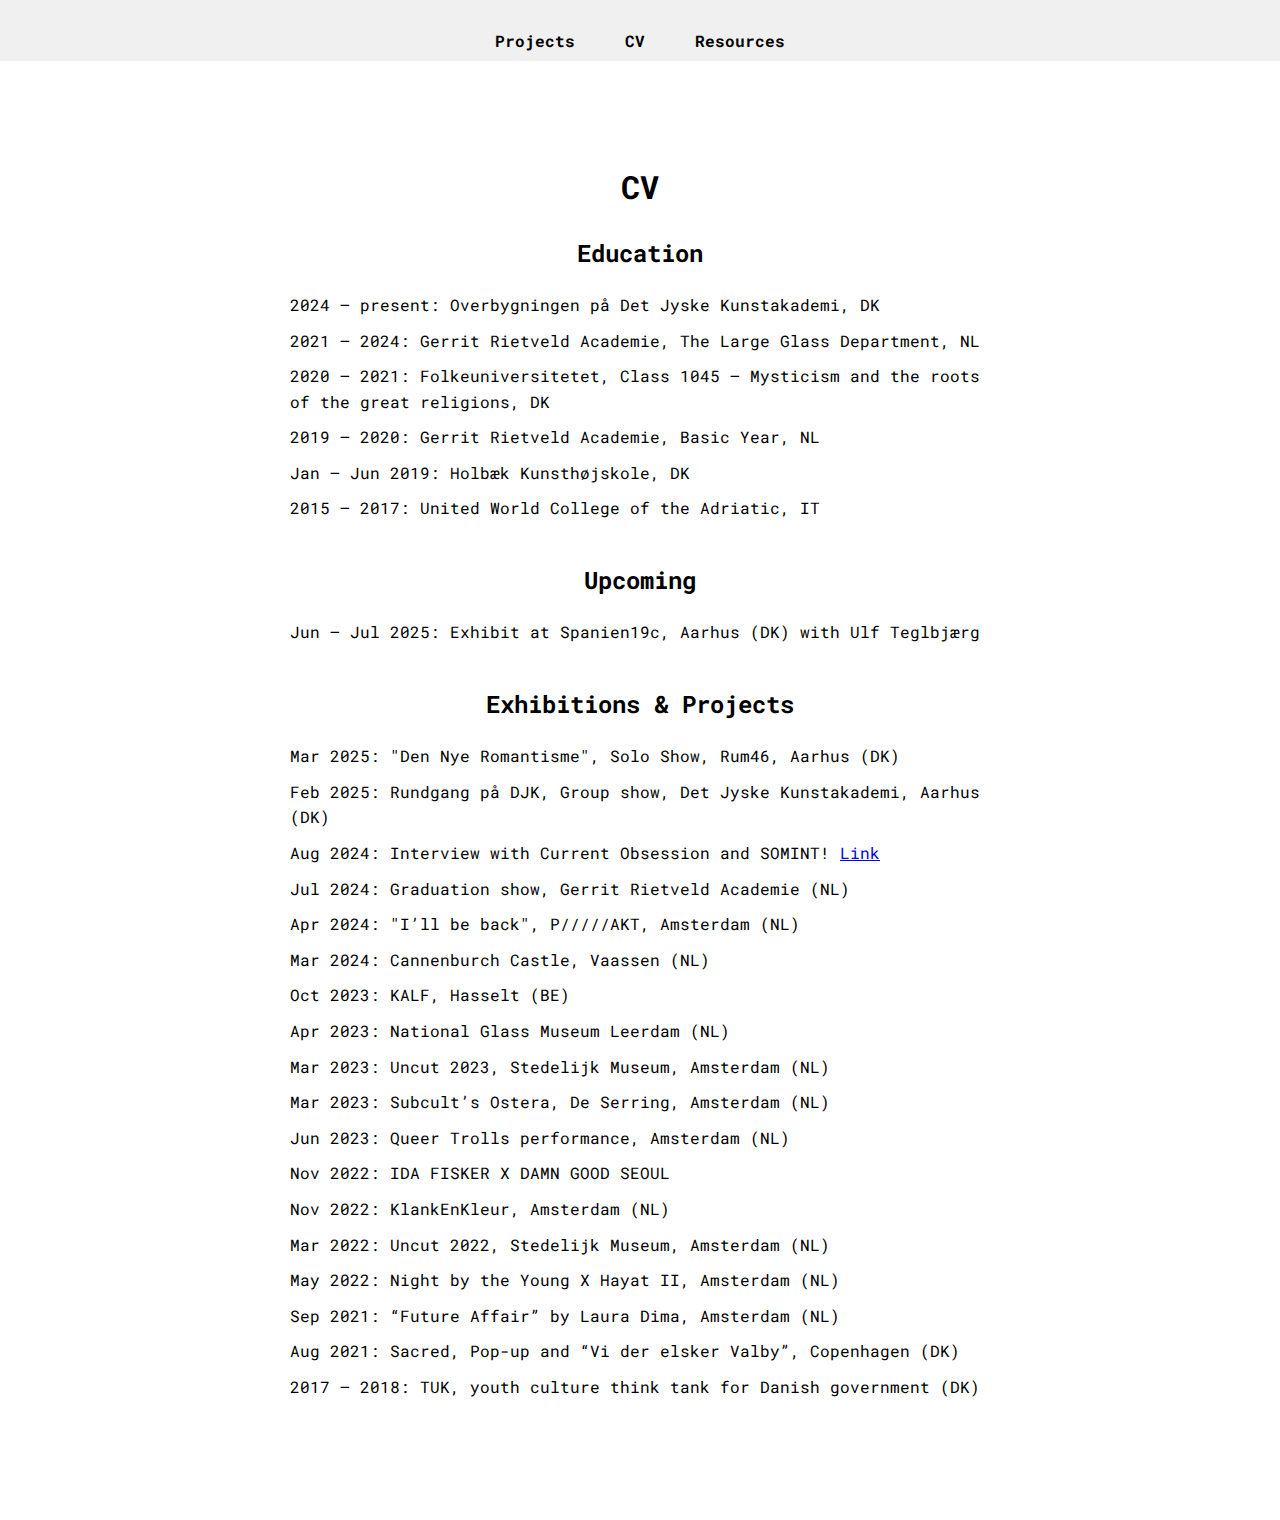
<file: cv.html>
<!DOCTYPE html>
<html lang="en">
<head>
  <meta charset="UTF-8" />
  <meta name="viewport" content="width=device-width, initial-scale=1.0"/>
  <title>CV - Ida Fisker</title>
  <link href="https://fonts.googleapis.com/css2?family=Roboto+Mono&display=swap" rel="stylesheet" />
  <link rel="stylesheet" href="style.css" />
  <style>
    body {
      font-family: 'Roboto Mono', monospace;
      margin: 0;
      padding: 0;
    }

    .cv {
      max-width: 700px;
      margin: 60px auto;
      padding: 20px;
      line-height: 1.6;
    }

    h1, h2 {
      text-align: center;
    }

    ul {
      list-style-type: none;
      padding-left: 0;
    }

    li {
      margin-bottom: 10px;
    }

    .section {
      margin-bottom: 40px;
    }

    nav {
      text-align: center;
      margin-top: 20px;
    }

    nav a {
      margin: 0 10px;
      text-decoration: none;
      color: inherit;
    }

    a:hover {
      text-decoration: underline;
    }
  </style>
</head>
<body>

  <header>
    <nav>
      <a href="index.html">Projects</a>
      <a href="cv.html">CV</a>
      <a href="resources.html">Resources</a>
    </nav>
  </header>

  <div class="cv">
    <h1>CV</h1>

    <div class="section">
      <h2>Education</h2>
      <ul>
        <li>2024 – present: Overbygningen på Det Jyske Kunstakademi, DK</li>
        <li>2021 – 2024: Gerrit Rietveld Academie, The Large Glass Department, NL</li>
        <li>2020 – 2021: Folkeuniversitetet, Class 1045 – Mysticism and the roots of the great religions, DK</li>
        <li>2019 – 2020: Gerrit Rietveld Academie, Basic Year, NL</li>
        <li>Jan – Jun 2019: Holbæk Kunsthøjskole, DK</li>
        <li>2015 – 2017: United World College of the Adriatic, IT</li>
      </ul>
    </div>

    <div class="section">
      <h2>Upcoming</h2>
      <ul>
        <li>Jun – Jul 2025: Exhibit at Spanien19c, Aarhus (DK) with Ulf Teglbjærg</li>
      </ul>
    </div>

    <div class="section">
      <h2>Exhibitions & Projects</h2>
      <ul>
        <li>Mar 2025: "Den Nye Romantisme", Solo Show, Rum46, Aarhus (DK)</li>
        <li>Feb 2025: Rundgang på DJK, Group show, Det Jyske Kunstakademi, Aarhus (DK)</li>
        <li>Aug 2024: Interview with Current Obsession and SOMINT! <a href="https://www.current-obsession.com/so-mint-ida-c-m-fisker/" target="_blank">Link</a></li>
        <li>Jul 2024: Graduation show, Gerrit Rietveld Academie (NL)</li>
        <li>Apr 2024: "I’ll be back", P/////AKT, Amsterdam (NL)</li>
        <li>Mar 2024: Cannenburch Castle, Vaassen (NL)</li>
        <li>Oct 2023: KALF, Hasselt (BE)</li>
        <li>Apr 2023: National Glass Museum Leerdam (NL)</li>
        <li>Mar 2023: Uncut 2023, Stedelijk Museum, Amsterdam (NL)</li>
        <li>Mar 2023: Subcult’s Ostera, De Serring, Amsterdam (NL)</li>
        <li>Jun 2023: Queer Trolls performance, Amsterdam (NL)</li>
        <li>Nov 2022: IDA FISKER X DAMN GOOD SEOUL</li>
        <li>Nov 2022: KlankEnKleur, Amsterdam (NL)</li>
        <li>Mar 2022: Uncut 2022, Stedelijk Museum, Amsterdam (NL)</li>
        <li>May 2022: Night by the Young X Hayat II, Amsterdam (NL)</li>
        <li>Sep 2021: “Future Affair” by Laura Dima, Amsterdam (NL)</li>
        <li>Aug 2021: Sacred, Pop-up and “Vi der elsker Valby”, Copenhagen (DK)</li>
        <li>2017 – 2018: TUK, youth culture think tank for Danish government (DK)</li>
      </ul>
    </div>
  </div>
</body>
</html>
</file>
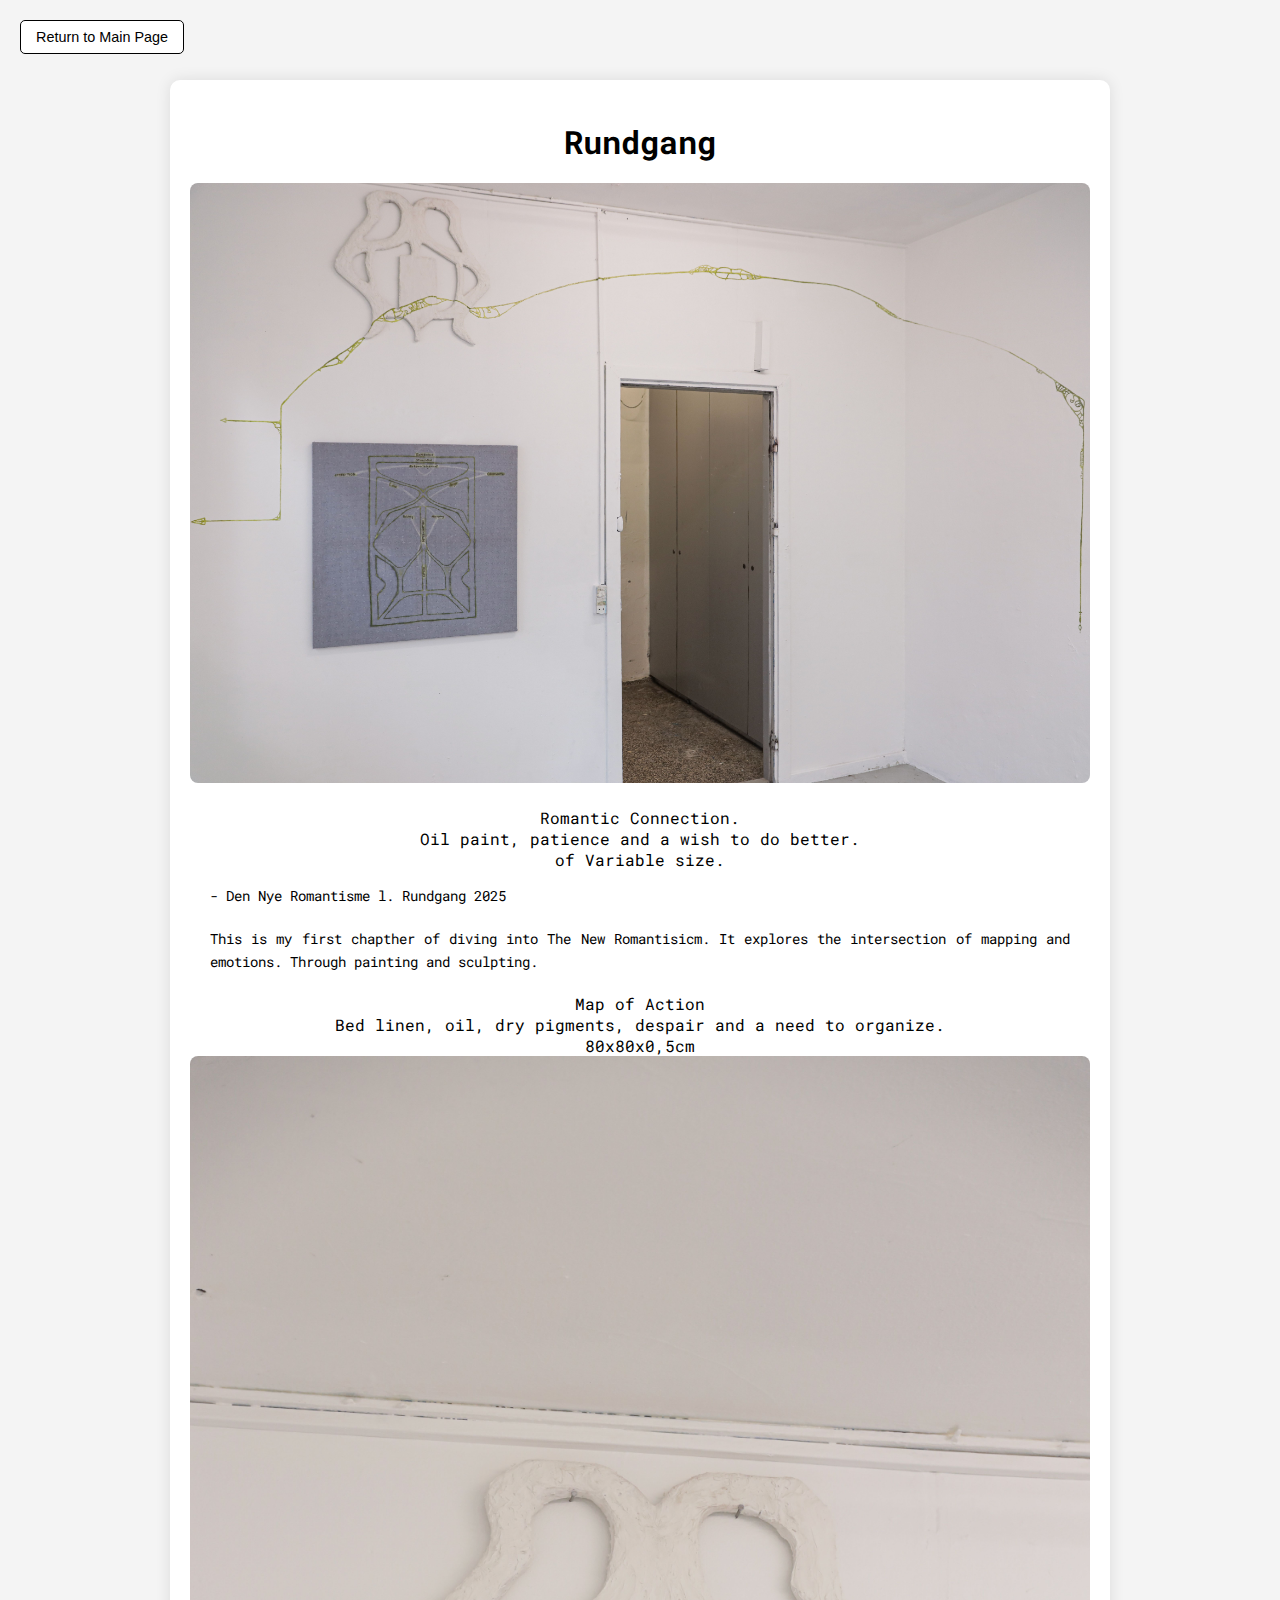
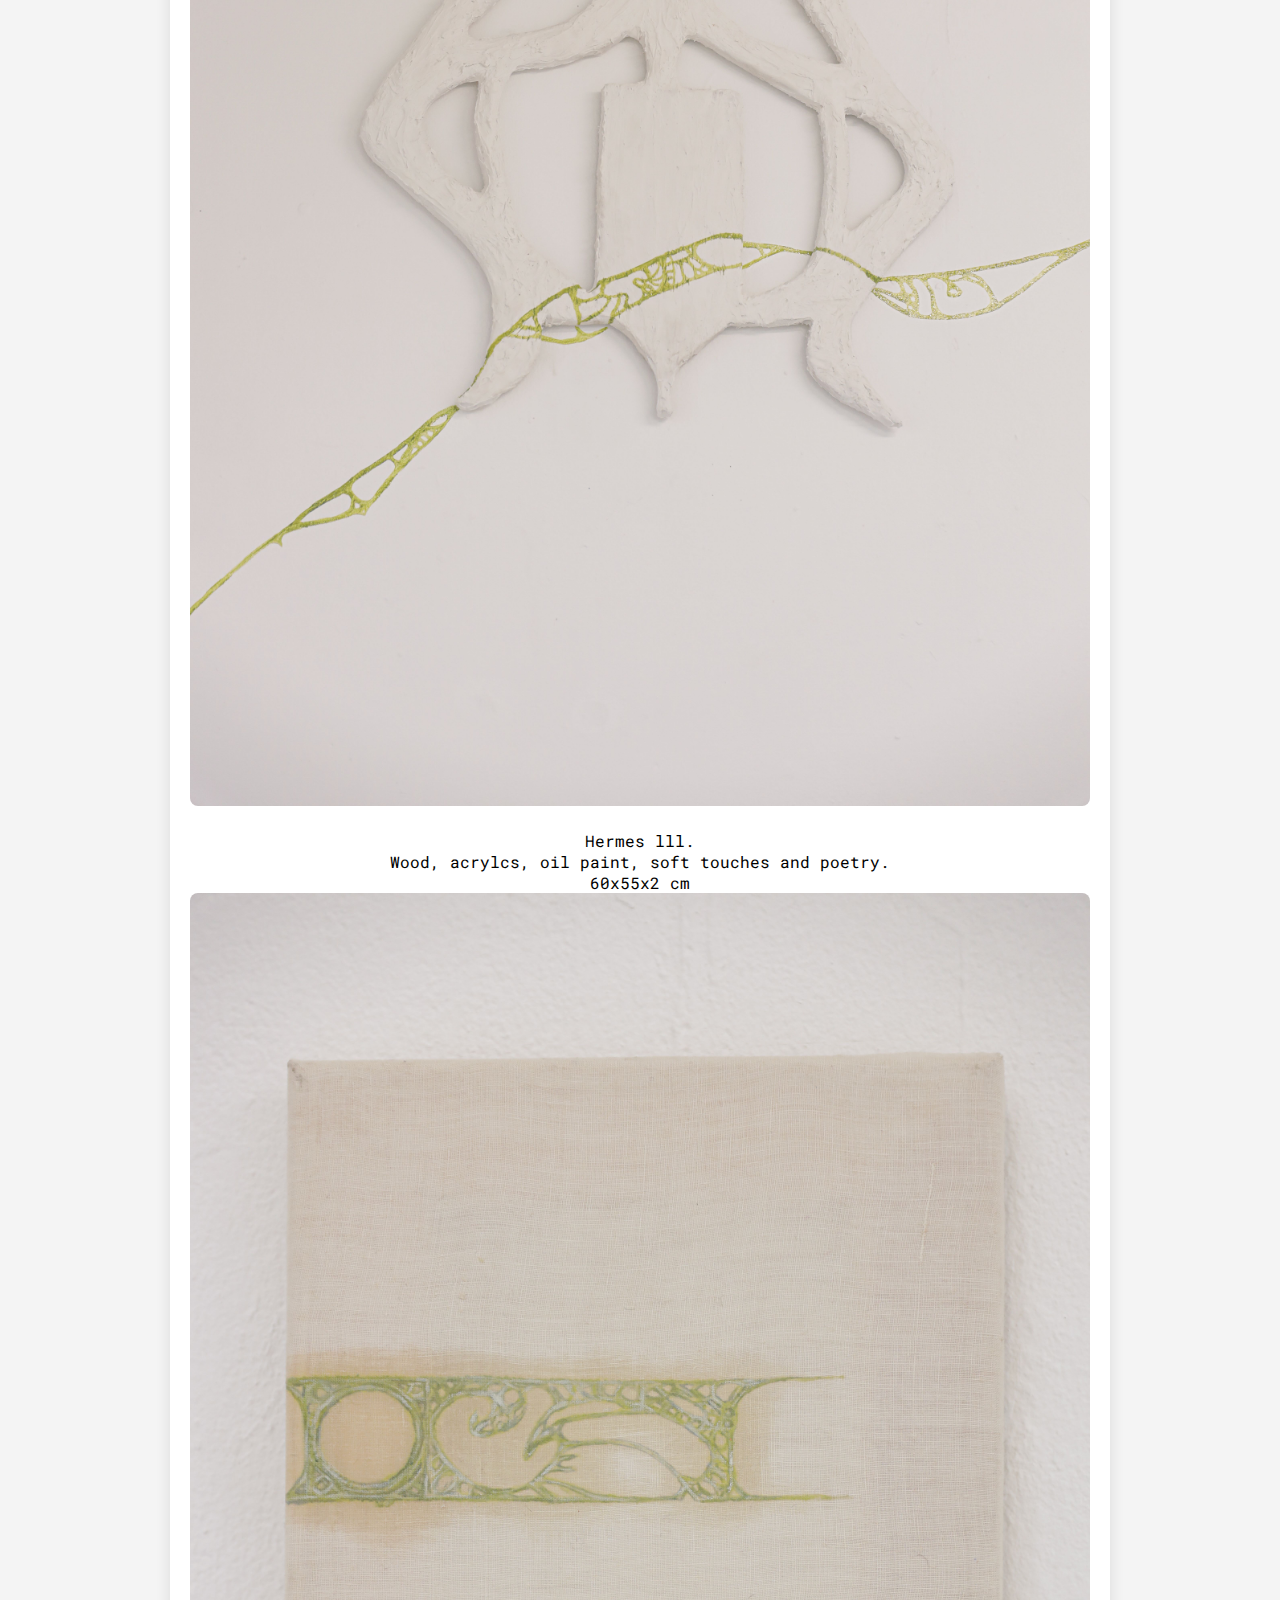
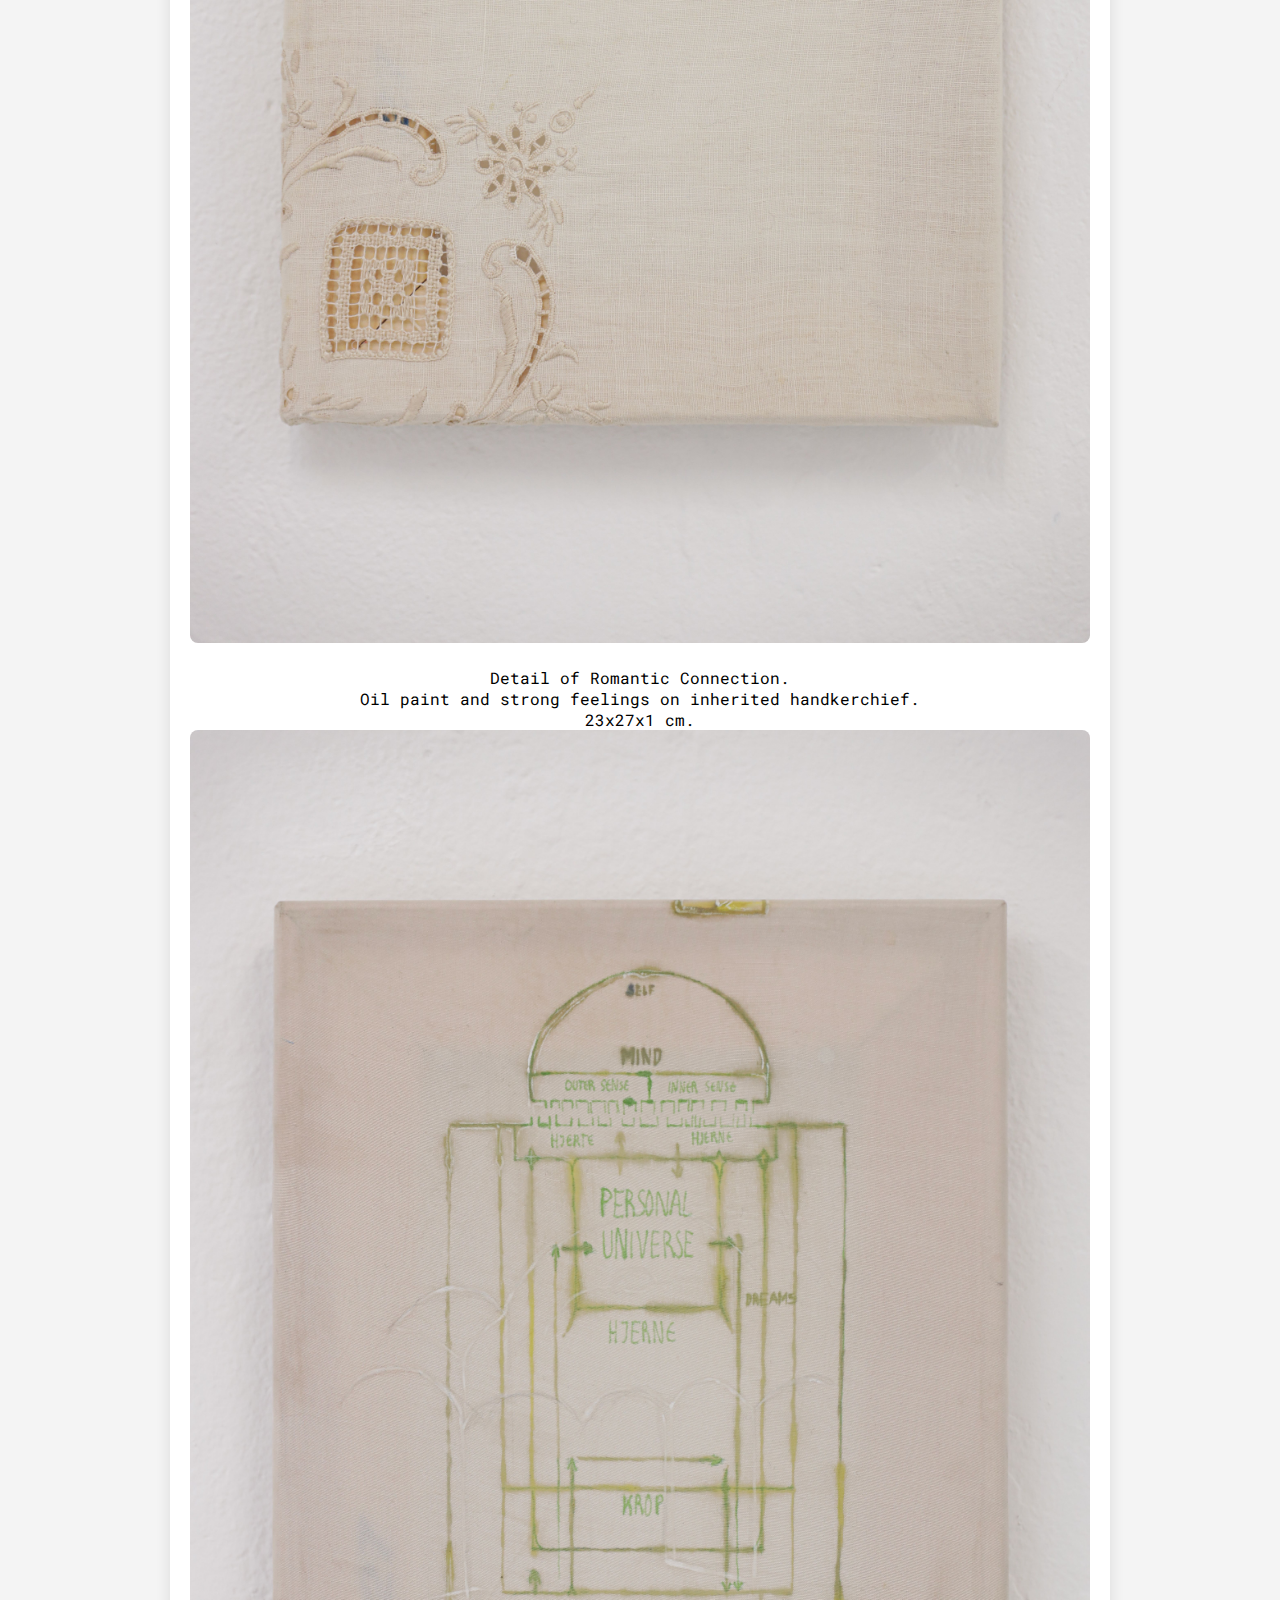
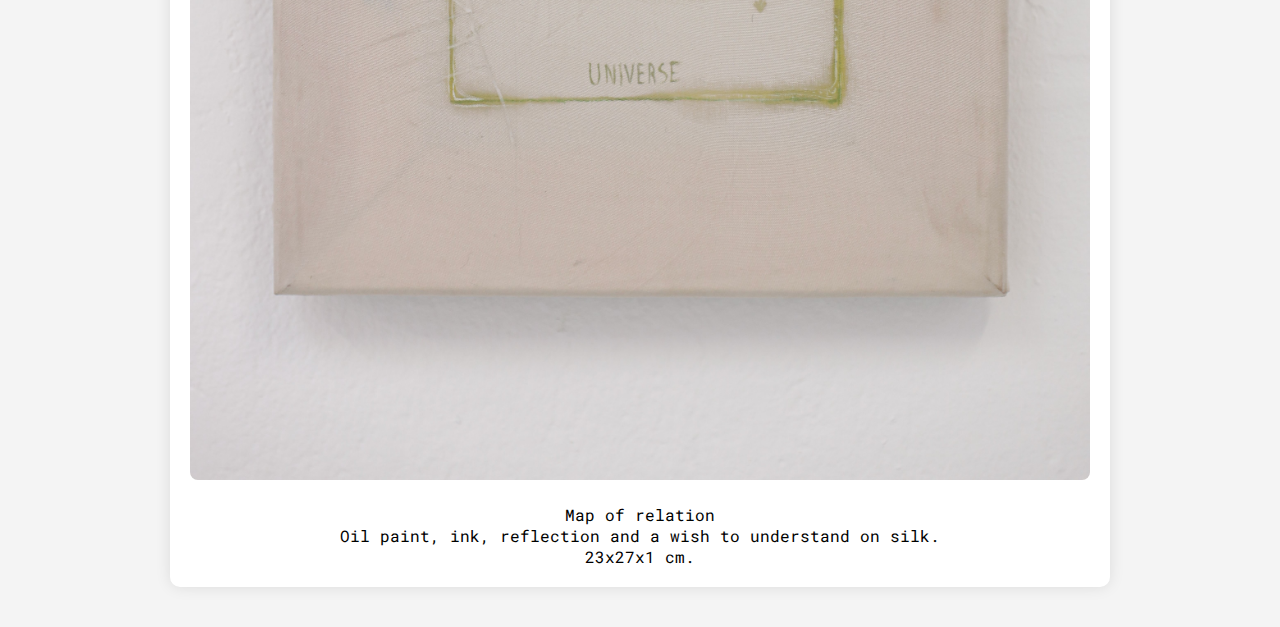
<file: project3.html>
<!DOCTYPE html>
<html lang="en">
<head>
  <meta charset="UTF-8" />
  <meta name="viewport" content="width=device-width, initial-scale=1.0"/>
  <title>Den Nye Romantisme - Ida Fisker</title>
  <link href="https://fonts.googleapis.com/css2?family=Roboto+Mono&display=swap" rel="stylesheet" />
  <link rel="stylesheet" href="style.css" />
  <style>
    body {
      font-family: 'Roboto Mono', monospace;
      margin: 0;
      padding: 0;
      display: flex;
      justify-content: center;
      align-items: flex-start; /* Aligns from the top */
      min-height: 100vh;
      background-color: #f4f4f4;
    }

    .project-container {
      max-width: 900px;
      margin: 40px;
      padding: 20px;
      background-color: white;
      border-radius: 10px;
      box-shadow: 0 0 15px rgba(0, 0, 0, 0.1);
      text-align: center;
      margin-top: 80px; /* Adjusts the top margin to avoid being cut off */
    }

    .project-container h1 {
      font-size: 2em;
      margin-bottom: 20px;
    }

    .project-container p {
      font-size: 0.9em;
      line-height: 1.6;
      text-align: justify;
      margin-bottom: 20px;
      margin-left: 20px;  /* Adds margin to left and right of the text */
      margin-right: 20px;
    }

    .project-container img,
    .project-container video {
      width: 100%;
      max-width: 100%;
      height: auto;
      margin-bottom: 20px;
      border-radius: 8px;
    }

    /* Specific image to be placed at the top */
    .project-container .top-image {
      width: 100%;
      height: auto;
      margin-bottom: 20px;
      border-radius: 8px;
    }

    .images-container {
      margin-top: 20px; /* Adds spacing between the text and images */
    }

    .images-container img {
      width: 100%;
      height: auto;
      margin-bottom: 20px;
      border-radius: 8px;
    }

    .return-button {
      position: fixed;
      top: 20px;
      left: 20px;
      padding: 8px 15px;
      background-color: white;
      color: black;
      border: 1px solid black;
      font-size: 0.9em;
      cursor: pointer;
      border-radius: 5px;
      transition: background-color 0.3s ease;
    }

    .return-button:hover {
      background-color: #f1f1f1;
    }

    a {
      display: inline-block;
      margin-top: 20px;
      font-size: 1.2em;
      color: #333;
      text-decoration: none;
    }

    a:hover {
      text-decoration: underline;
    }

    /* Video specific styles */
    .project-container video {
      width: 100%;
      max-width: 100%;
      height: auto;
      max-height: 75vh; /* Ensures the video height doesn't exceed 75% of the viewport */
      object-fit: contain; /* Ensures the video maintains its aspect ratio */
      margin-bottom: 20px;
      border-radius: 8px;
    }
  </style>
</head>
<body>

  <!-- Return to Main Page button -->
  <button class="return-button" onclick="window.location.href='index.html';">Return to Main Page</button>

  <div class="project-container">
    <h1>Rundgang</h1>
    <!-- Image at the top of the page -->
    <img src="Rundgang.1.jpg" alt="Top Image" class="top-image">
</header>
    Romantic Connection.<br>
  Oil paint, patience and a wish to do better. <br>
of Variable size. <br>

    <div class="project">
       
        <p>- Den Nye Romantisme l. Rundgang 2025
 
<p>


 
This is my first chapther of diving into The New Romantisicm. It explores the intersection of mapping and emotions. Through painting and sculpting. </p>
        
        

    <!-- Images Container (No Grid, images retain their size and quality) -->
    <div class="images-container">

      <map.of.action.jpg" alt="Image 3">
        Map of Action <br>
Bed linen, oil, dry pigments, despair and a need to organize. <br>
80x80x0,5cm <br>
      
      <img src="rundgang.2.jpg" alt="Image 3">

      Hermes lll.  <br>
      Wood, acrylcs, oil paint, soft touches and poetry. <br>
60x55x2 cm  <br>
      
      <img src="rundgang.3.jpg" alt="Image 4">
Detail of Romantic Connection. <br>
      Oil paint and strong feelings on
inherited handkerchief.<br>
23x27x1 cm.<br>

      <img src="rundgang.4.jpg" alt="Image 5">
      Map of relation<br>

Oil paint, ink, reflection and a wish to understand on silk.<br>

23x27x1 cm.<br>

      
    </div>

   
    <!-- Link to another page or resource -->
   
  </div>

</body>
</file>
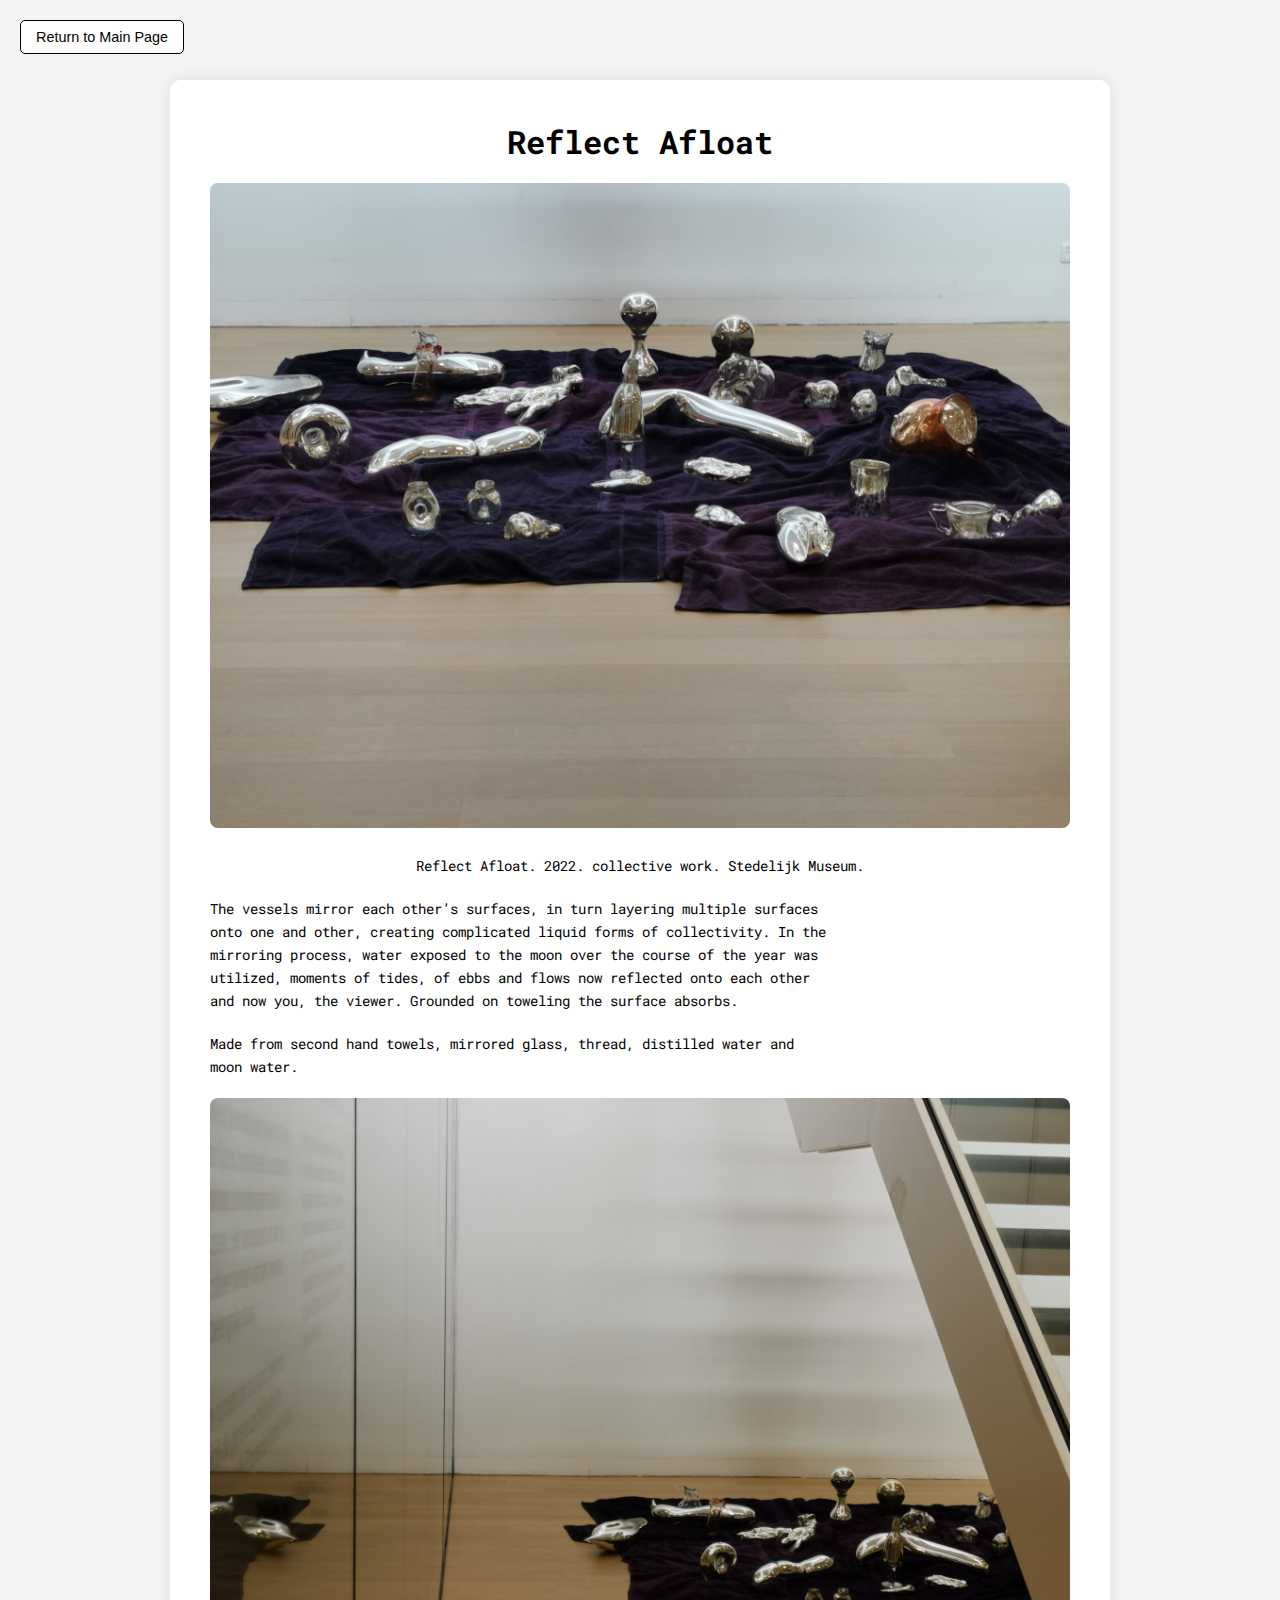
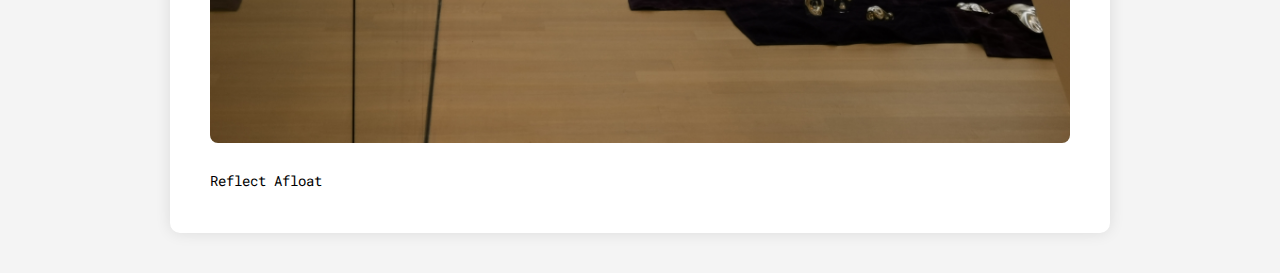
<file: project5.html>
<!DOCTYPE html>
<html lang="en">
<head>
  <meta charset="UTF-8" />
  <meta name="viewport" content="width=device-width, initial-scale=1.0"/>
  <title>Den Nye Romantisme - Ida Fisker</title>
  <link href="https://fonts.googleapis.com/css2?family=Roboto+Mono&display=swap" rel="stylesheet" />
  <link rel="stylesheet" href="style.css" />
  <style>
    body {
      font-family: 'Roboto Mono', monospace;
      margin: 0;
      padding: 0;
      display: flex;
      justify-content: center;
      align-items: flex-start; /* Aligns from the top */
      min-height: 100vh;
      background-color: #f4f4f4;
    }

    .project-container {
      max-width: 900px;
      margin: 40px;
      padding: 20px;
      background-color: white;
      border-radius: 10px;
      box-shadow: 0 0 15px rgba(0, 0, 0, 0.1);
      text-align: center;
      margin-top: 80px; /* Adjusts the top margin to avoid being cut off */
    }

    .project-container h1 {
      font-size: 2em;
      margin-bottom: 20px;
    }

    .project-container p {
      font-size: 0.9em;
      line-height: 1.6;
      text-align: justify;
      margin-bottom: 20px;
      margin-left: 20px;  /* Adds margin to left and right of the text */
      margin-right: 20px;
    }

    .project-container img,
    .project-container video {
      width: 100%;
      max-width: 100%;
      height: auto;
      margin-bottom: 20px;
      border-radius: 8px;
    }

    /* Specific image to be placed at the top */
    .project-container .top-image {
      width: 100%;
      height: auto;
      margin-bottom: 20px;
      border-radius: 8px;
    }

    .images-container {
      margin-top: 20px; /* Adds spacing between the text and images */
    }

    .images-container img {
      width: 100%;
      height: auto;
      margin-bottom: 20px;
      border-radius: 8px;
    }

    .return-button {
      position: fixed;
      top: 20px;
      left: 20px;
      padding: 8px 15px;
      background-color: white;
      color: black;
      border: 1px solid black;
      font-size: 0.9em;
      cursor: pointer;
      border-radius: 5px;
      transition: background-color 0.3s ease;
    }

    .return-button:hover {
      background-color: #f1f1f1;
    }

    a {
      display: inline-block;
      margin-top: 20px;
      font-size: 1.2em;
      color: #333;
      text-decoration: none;
    }

    a:hover {
      text-decoration: underline;
    }

    /* Video specific styles */
    .project-container video {
      width: 100%;
      max-width: 100%;
      height: auto;
      max-height: 75vh; /* Ensures the video height doesn't exceed 75% of the viewport */
      object-fit: contain; /* Ensures the video maintains its aspect ratio */
      margin-bottom: 20px;
      border-radius: 8px;
    }
  </style>
</head>
<body>

  <!-- Return to Main Page button -->
  <button class="return-button" onclick="window.location.href='index.html';">Return to Main Page</button>

  <div class="project-container">
    <h1>Reflect Afloat</h1>



        <p>

          <p style="text-align: center;">

  

    
    <!-- Image at the top of the page -->
    <img src="Stedelijk.mirror.jpeg" alt="Top Image" class="top-image">
</header>
      <br>
      Reflect Afloat. 2022. collective work. Stedelijk Museum.<br>

    <div class="project">
       
        <p>
 
<p>



The vessels mirror each other’s surfaces, in turn layering multiple surfaces<br>
onto one and other, creating complicated liquid forms of collectivity. In the <br>
mirroring process, water exposed to the moon over the course of the year was<br>
utilized, moments of tides, of ebbs and flows now reflected onto each other<br>
and now you, the viewer. Grounded on toweling the surface absorbs.<br>

    <p>
  
Made from second hand towels, mirrored glass, thread, distilled water and<br>
moon water.<br>

 
          <p>



    <!-- Images Container (No Grid, images retain their size and quality) -->
    <div class="images-container">

     
           <p>
      
      <img src="stedelijk.mirror.trappe.jpeg" alt="Image 3">

        <br>
     Reflect Afloat  <br>
      
   
  
      
    </div>
  
  <p>
      
    <!-- Link to another page or resource -->
   
  </div>

</body>
</file>
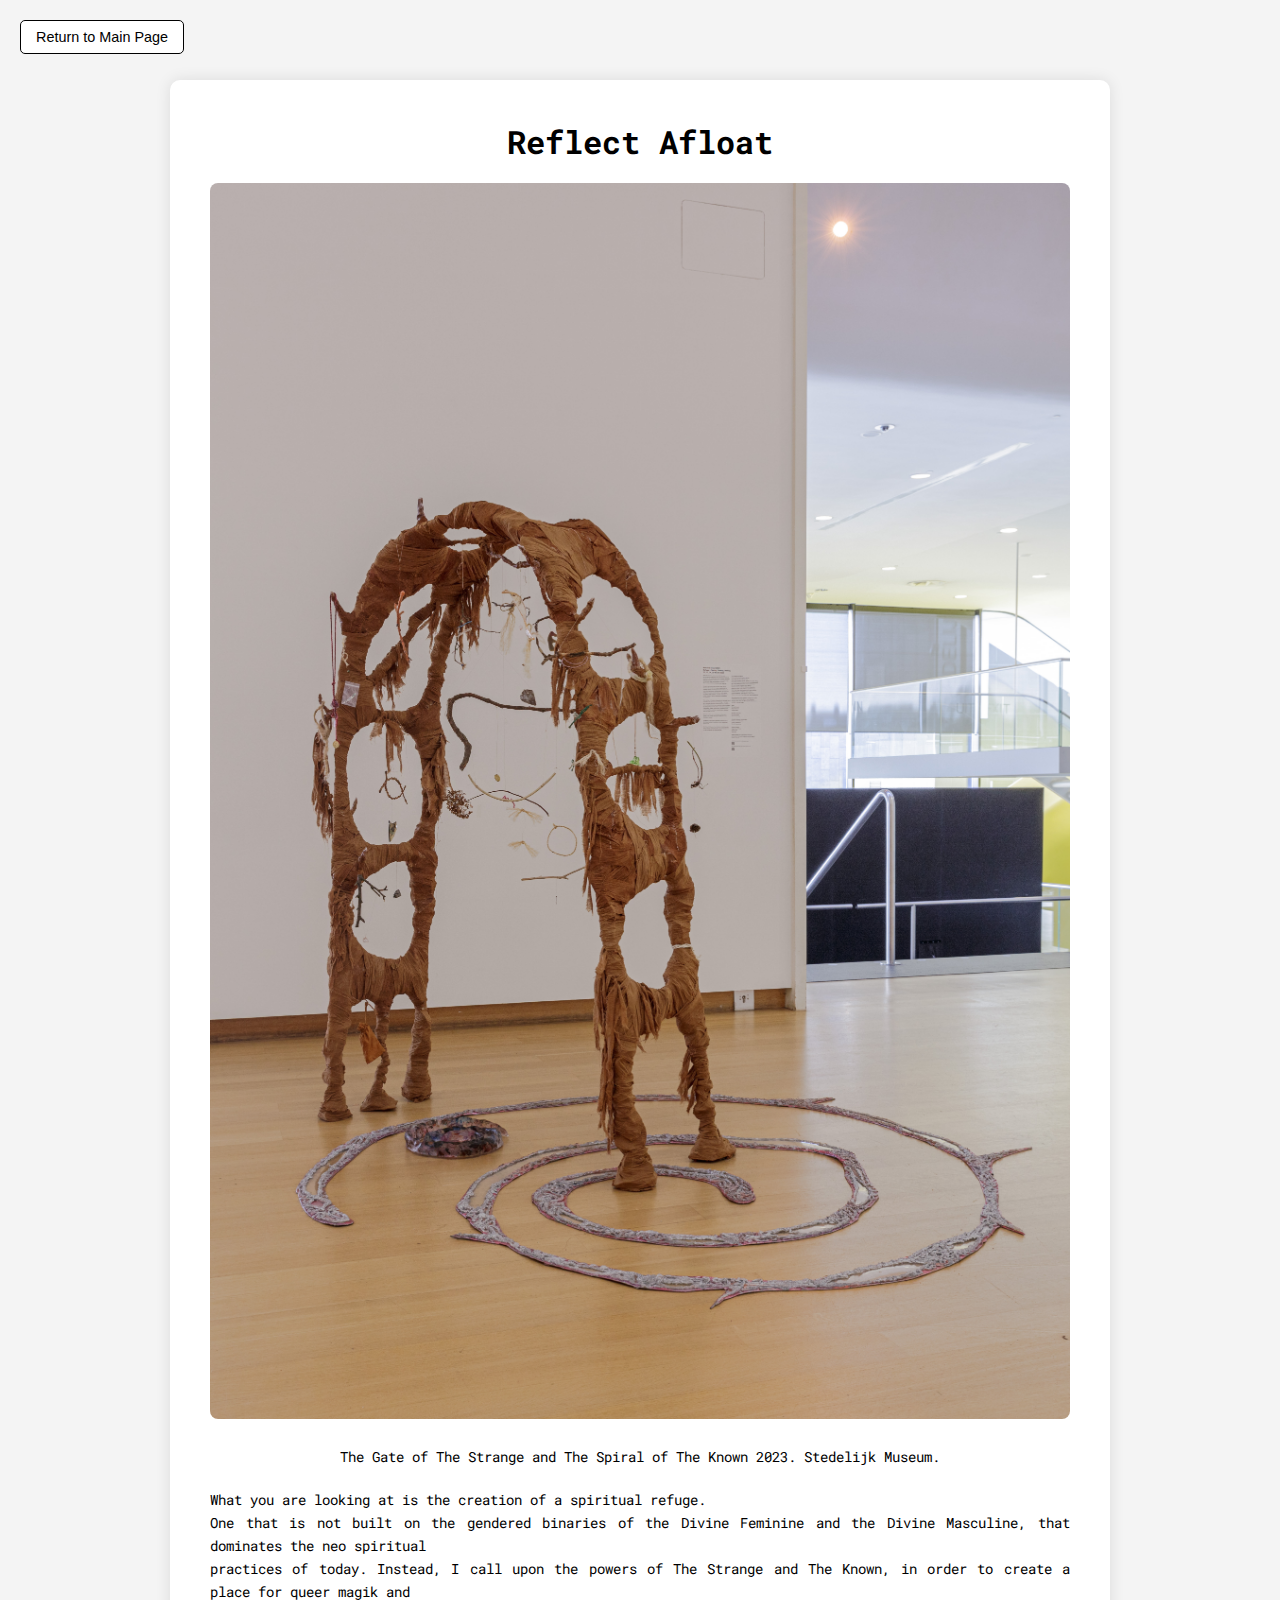
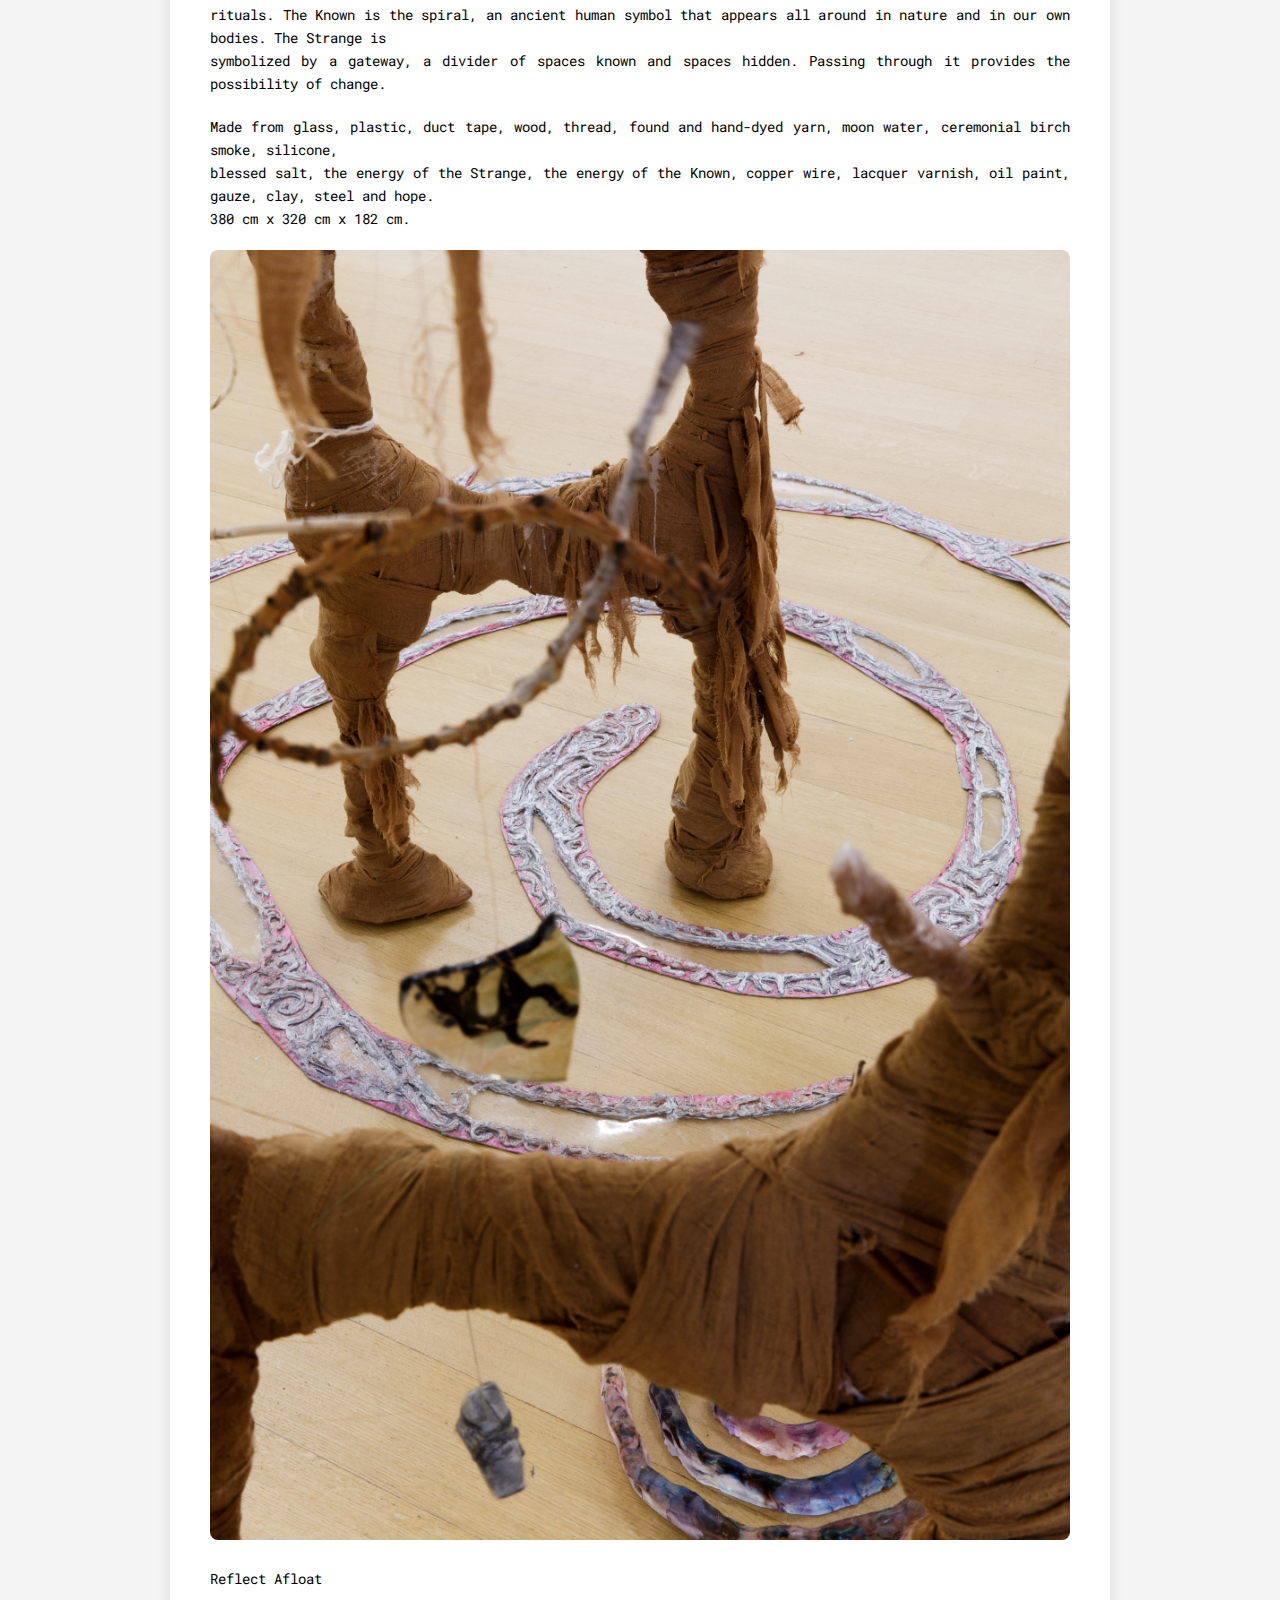
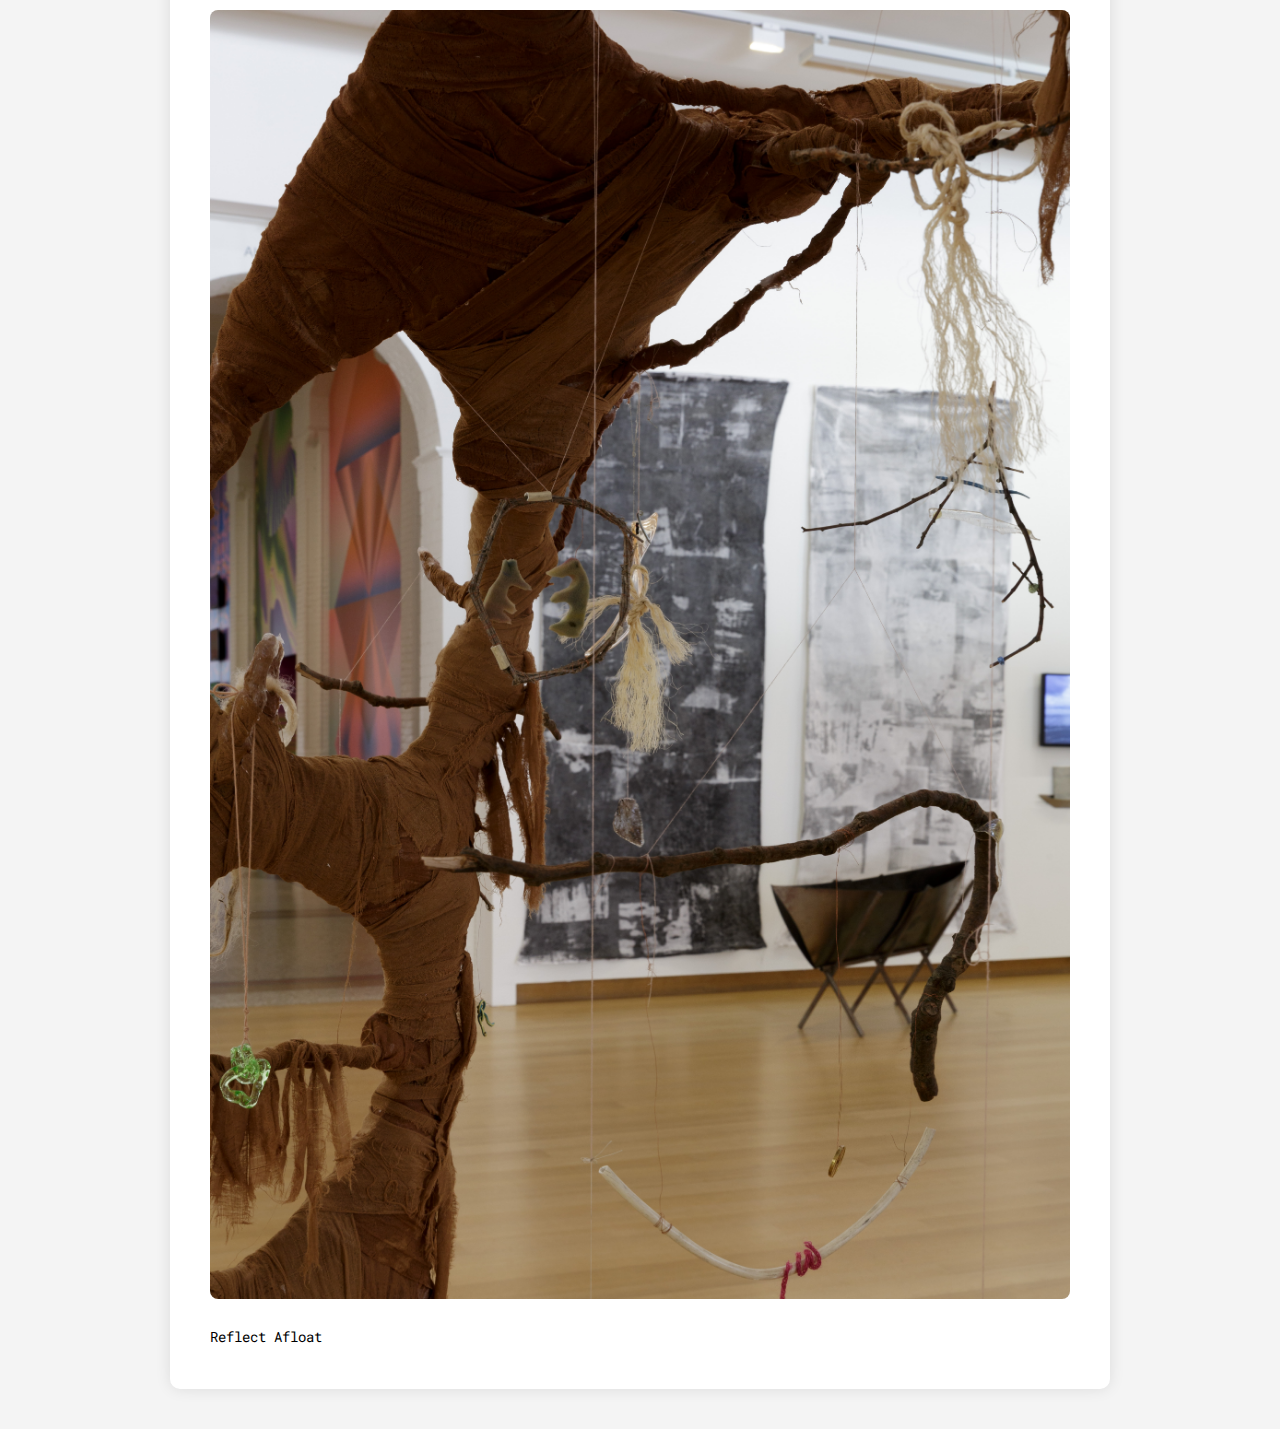
<file: project7.html>
<!DOCTYPE html>
<html lang="en">
<head>
  <meta charset="UTF-8" />
  <meta name="viewport" content="width=device-width, initial-scale=1.0"/>
  <title>Den Nye Romantisme - Ida Fisker</title>
  <link href="https://fonts.googleapis.com/css2?family=Roboto+Mono&display=swap" rel="stylesheet" />
  <link rel="stylesheet" href="style.css" />
  <style>
    body {
      font-family: 'Roboto Mono', monospace;
      margin: 0;
      padding: 0;
      display: flex;
      justify-content: center;
      align-items: flex-start; /* Aligns from the top */
      min-height: 100vh;
      background-color: #f4f4f4;
    }

    .project-container {
      max-width: 900px;
      margin: 40px;
      padding: 20px;
      background-color: white;
      border-radius: 10px;
      box-shadow: 0 0 15px rgba(0, 0, 0, 0.1);
      text-align: center;
      margin-top: 80px; /* Adjusts the top margin to avoid being cut off */
    }

    .project-container h1 {
      font-size: 2em;
      margin-bottom: 20px;
    }

    .project-container p {
      font-size: 0.9em;
      line-height: 1.6;
      text-align: justify;
      margin-bottom: 20px;
      margin-left: 20px;  /* Adds margin to left and right of the text */
      margin-right: 20px;
    }

    .project-container img,
    .project-container video {
      width: 100%;
      max-width: 100%;
      height: auto;
      margin-bottom: 20px;
      border-radius: 8px;
    }

    /* Specific image to be placed at the top */
    .project-container .top-image {
      width: 100%;
      height: auto;
      margin-bottom: 20px;
      border-radius: 8px;
    }

    .images-container {
      margin-top: 20px; /* Adds spacing between the text and images */
    }

    .images-container img {
      width: 100%;
      height: auto;
      margin-bottom: 20px;
      border-radius: 8px;
    }

    .return-button {
      position: fixed;
      top: 20px;
      left: 20px;
      padding: 8px 15px;
      background-color: white;
      color: black;
      border: 1px solid black;
      font-size: 0.9em;
      cursor: pointer;
      border-radius: 5px;
      transition: background-color 0.3s ease;
    }

    .return-button:hover {
      background-color: #f1f1f1;
    }

    a {
      display: inline-block;
      margin-top: 20px;
      font-size: 1.2em;
      color: #333;
      text-decoration: none;
    }

    a:hover {
      text-decoration: underline;
    }

    /* Video specific styles */
    .project-container video {
      width: 100%;
      max-width: 100%;
      height: auto;
      max-height: 75vh; /* Ensures the video height doesn't exceed 75% of the viewport */
      object-fit: contain; /* Ensures the video maintains its aspect ratio */
      margin-bottom: 20px;
      border-radius: 8px;
    }
  </style>
</head>
<body>

  <!-- Return to Main Page button -->
  <button class="return-button" onclick="window.location.href='index.html';">Return to Main Page</button>

  <div class="project-container">
    <h1>Reflect Afloat</h1>



        <p>

          <p style="text-align: center;">

  

    
    <!-- Image at the top of the page -->
    <img src="Powers.of.the.strange.and.the.known.1.jpg" alt="Top Image" class="top-image">
</header>
      <br>
      The Gate of The Strange and The Spiral of The Known 2023. Stedelijk Museum.<br>

    <div class="project">
       
        <p>
 
<p>



What you are looking at is the creation of a spiritual refuge.<br>
One that is not built on the gendered binaries of the Divine Feminine and the Divine Masculine, that dominates the neo spiritual<br>
practices of today. Instead, I call upon the powers of The Strange and The Known, in order to create a place for queer magik and<br>
rituals. The Known is the spiral, an ancient human symbol that appears all around in nature and in our own bodies. The Strange is<br>
symbolized by a gateway, a divider of spaces known and spaces hidden. Passing through it provides the possibility of change.<br>

   <p>

     
Made from glass, plastic, duct tape, wood, thread, found and hand-dyed yarn, moon water, ceremonial birch smoke, silicone,<br>
blessed salt, the energy of the Strange, the energy of the Known, copper wire, lacquer varnish, oil paint, gauze, clay, steel and hope.<br>
380 cm x 320 cm x 182 cm.<br>

    <p>
  
 
          <p>



    <!-- Images Container (No Grid, images retain their size and quality) -->
    <div class="images-container">

     
           <p>
      
      <img src="Powers.of.the.strange.and.the.known.2.jpg" alt="Image 3">

        <br>
     Reflect Afloat  <br>
                <p>
      
      <img src="Powers.of.the.strange.and.the.known.3.jpg" alt="Image 3">

        <br>
     Reflect Afloat  <br>
      
      
   
  
      
    </div>
  
  <p>
      
    <!-- Link to another page or resource -->
   
  </div>

</body>
</file>
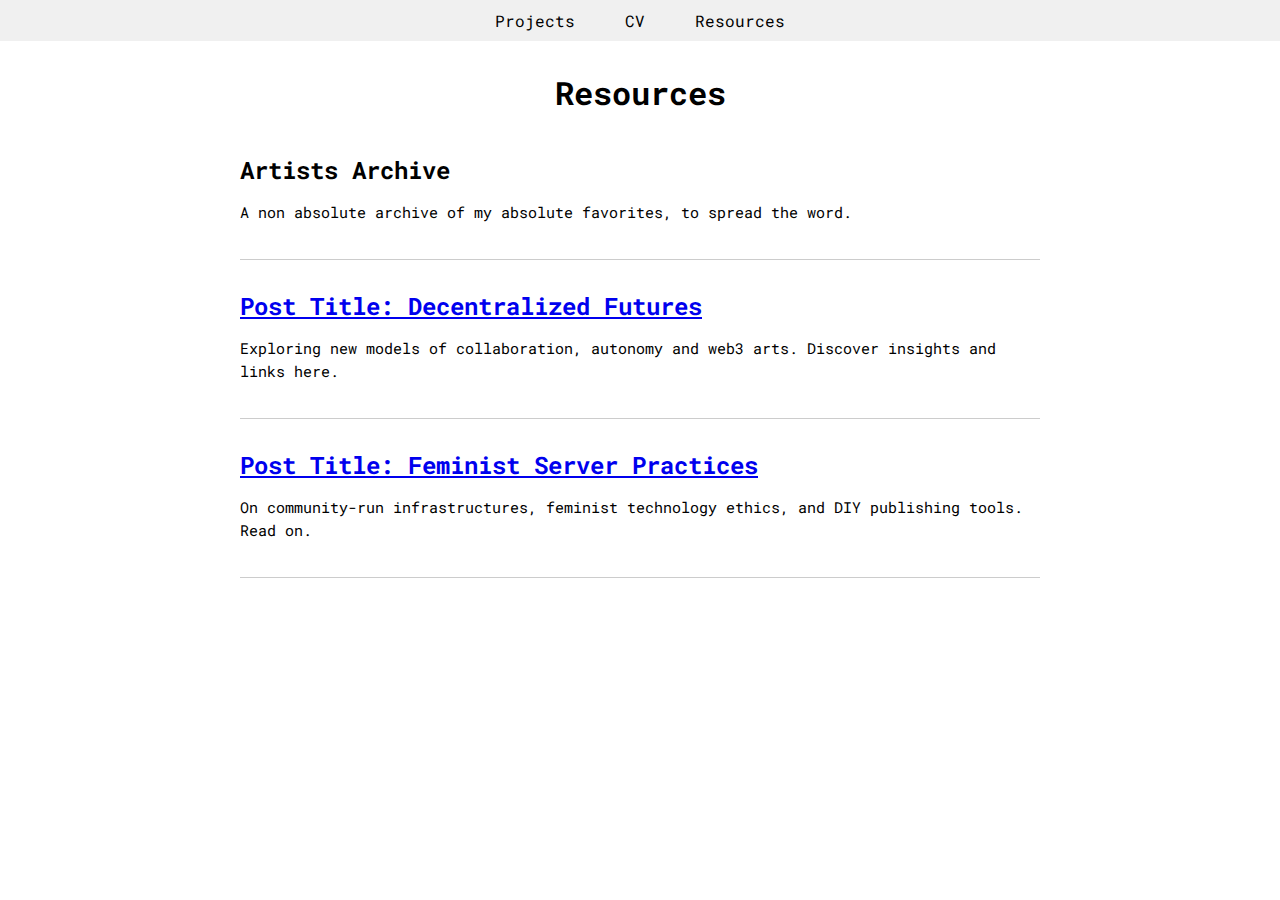
<file: resources.html>
<!DOCTYPE html>
<html lang="en">
<head>
  <meta charset="UTF-8" />
  <meta name="viewport" content="width=device-width, initial-scale=1.0" />
  <title>Resources Blog</title>
  <link href="https://fonts.googleapis.com/css2?family=Roboto+Mono&display=swap" rel="stylesheet" />
  <style>
    body {
      font-family: 'Roboto Mono', monospace;
      margin: 0;
      padding: 0;
      background-color: white;
      color: black;
    }

    header {
      background-color: #f0f0f0;
      padding: 10px;
      text-align: center;
    }

    header nav a {
      margin: 0 20px;
      text-decoration: none;
      color: black;
    }

    h1 {
      text-align: center;
      margin-top: 30px;
    }

    .blog-container {
      max-width: 800px;
      margin: 40px auto;
      padding: 0 20px;
    }

    .blog-post {
      border-bottom: 1px solid #ccc;
      padding-bottom: 20px;
      margin-bottom: 30px;
    }

    .blog-post h2 {
      margin-bottom: 10px;
    }

    .blog-post p {
      font-size: 0.95em;
      line-height: 1.5;
    }

    .blog-post a {
      color: #0000ee;
      text-decoration: underline;
    }

    .blog-post a:hover {
      color: #000088;
    }
  </style>
</head>
<body>

  <header>
    <nav>
      <a href="index.html">Projects</a>
      <a href="cv.html">CV</a>
      <a href="resources.html">Resources</a>
    </nav>
  </header>

  <h1>Resources</h1>

  <div class="blog-container">

    <div class="blog-post">
      <h2><a href="blog1.html"></a>Artists Archive</h2>
      <p> A non absolute archive of my absolute favorites, to spread the word. </p>
    </div>

    <div class="blog-post">
      <h2><a href="blog2.html">Post Title: Decentralized Futures</a></h2>
      <p>Exploring new models of collaboration, autonomy and web3 arts. Discover insights and links here.</p>
    </div>

    <div class="blog-post">
      <h2><a href="blog3.html">Post Title: Feminist Server Practices</a></h2>
      <p>On community-run infrastructures, feminist technology ethics, and DIY publishing tools. Read on.</p>
    </div>

  </div>

</body>
</html>
</file>
<file: style.css>
body {
  font-family: 'Roboto Mono', monospace;
  background-color: white;
  color: black;
  margin: 0;
  padding: 0;
}

header {
  background-color: #f0f0f0;
  padding: 10px 0;
  text-align: center;
  position: sticky;
  top: 0;
  z-index: 1000;
}

header nav a {
  margin: 0 20px;
  text-decoration: none;
  color: black;
  font-weight: bold;
}

header nav a:hover {
  text-decoration: underline;
}

h1 {
  text-align: center;
  margin-top: 20px;
}

.gallery {
  display: flex;
  flex-wrap: wrap;
  justify-content: center;
  gap: 20px;
  padding: 20px;
}

.gallery-item {
  flex: 1 1 200px;
  max-width: 250px;
  overflow: hidden;
  border-radius: 10px;
  transition: transform 0.2s ease;
}

.gallery-item:hover {
  transform: scale(1.03);
}

.gallery-item img {
  width: 100%;
  height: auto;
  display: block;
  border-radius: 10px;
  object-fit: cover;
}

.project img,
.project video {
  width: 100%;
  height: auto;
  border-radius: 8px;
}

.cv,
.resources {
  padding: 20px;
}

.cv p,
.resources ul {
  text-align: center;
}

.resources ul {
  list-style-type: none;
  padding: 0;
}
</file>
